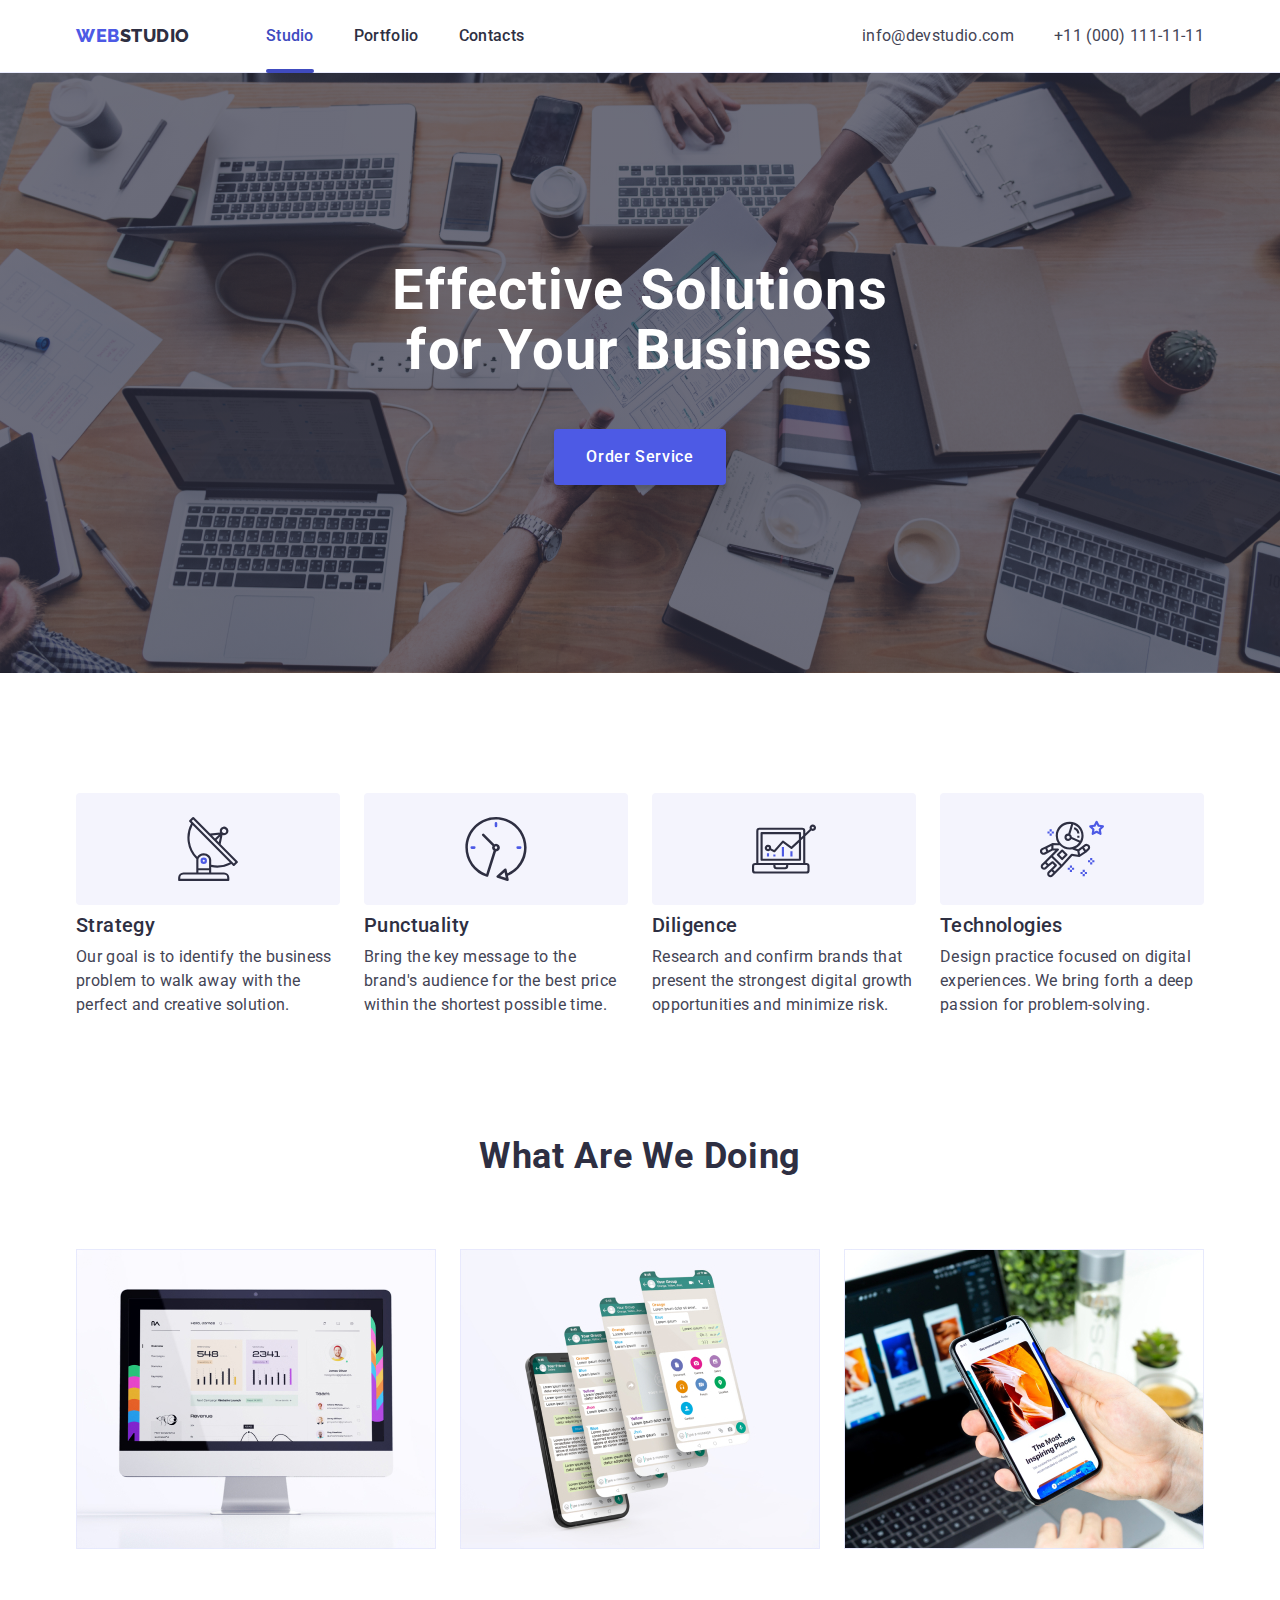
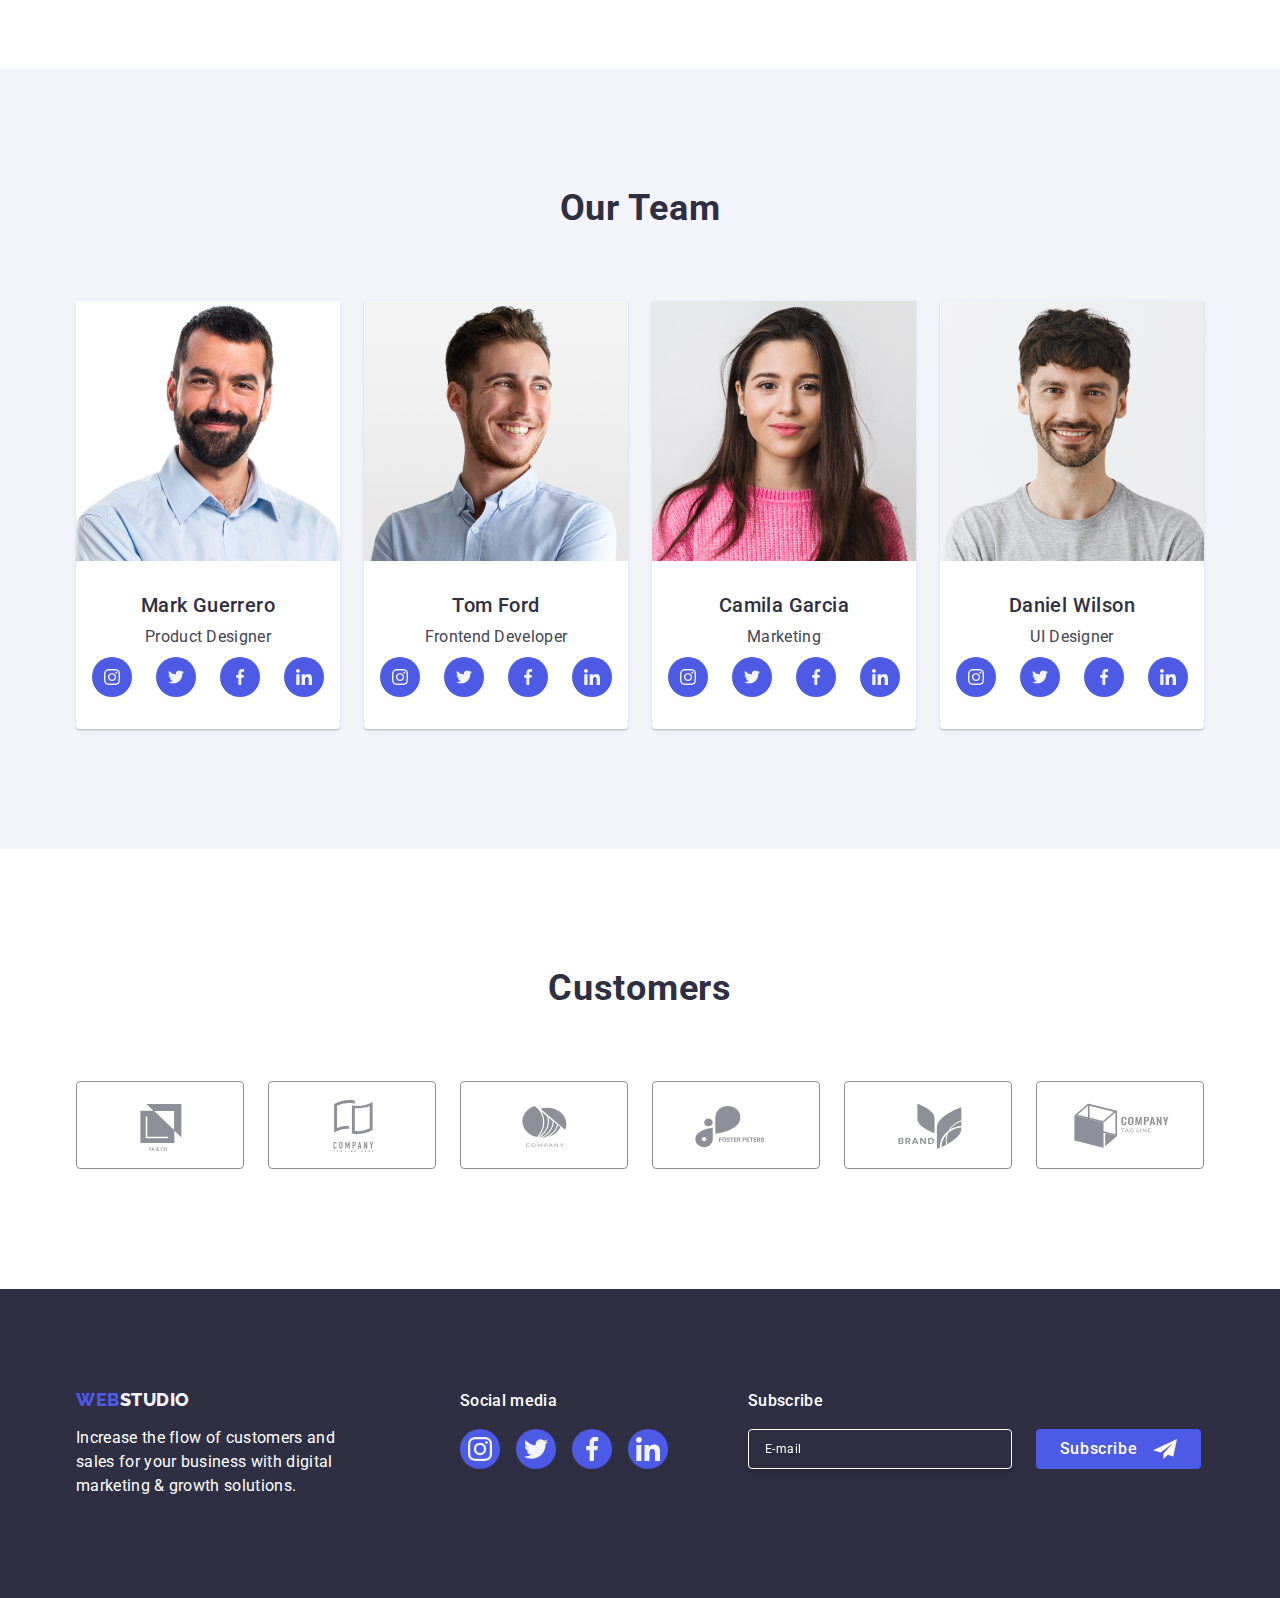
<file: index.html>
<!DOCTYPE html>
<html lang="en">
  <head>
    <meta charset="UTF-8" />
    <meta http-equiv="X-UA-Compatible" content="IE=edge" />
    <meta name="viewport" content="width=device-width, initial-scale=1.0" />
    <meta name="description" content="Effective Solutions for Your Business" />
    <title>WebStudio</title>
    <link rel="preconnect" href="https://fonts.googleapis.com" />
    <link rel="preconnect" href="https://fonts.gstatic.com" crossorigin />
    <link
      href="https://fonts.googleapis.com/css2?family=Raleway:wght@800&family=Roboto:wght@400;500;700;900&display=swap"
      rel="stylesheet"
    />
    <link rel="preconnect" href="https://fonts.gstatic.com" />
    <link
      rel="stylesheet"
      href="https://cdn.jsdelivr.net/npm/modern-normalize@1.1.0/modern-normalize.min.css"
    />
    <link rel="stylesheet" href="./css/styles.css" />
  </head>

  <body>
    <header class="header">
      <div class="header-container container">
        <nav class="header-nav">
          <a class="header-logo-link link" href="./index.html"
            >Web<span class="logo-up">Studio</span></a
          >
          <ul class="header-list list">
            <li class="header-item">
              <a class="header-link link active" href="./index.html">Studio</a>
            </li>
            <li class="header-item">
              <a class="header-link link" href="./portfolio.html">Portfolio</a>
            </li>
            <li class="header-item">
              <a class="header-link link" href="">Contacts</a>
            </li>
          </ul>
        </nav>
        <address class="header-address">
          <ul class="header-address-list list">
            <li class="header-address-item">
              <a class="header-address-link link" href="mailto:info@devstudio.com"
                >info@devstudio.com</a
              >
            </li>
            <li class="header-address-item">
              <a class="header-address-link link" href="tel:+110001111111">+11 (000) 111-11-11</a>
            </li>
          </ul>
        </address>
      </div>
    </header>
    <main class="main">
      <section class="section hero">
        <div class="container">
          <h1 class="hero-title">Effective Solutions for Your Business</h1>
          <button class="hero-btn" type="button" data-modal-open>Order Service</button>
        </div>
      </section>
      <section class="section benefits">
        <div class="container">
          <h2 class="visually-hidden">WebStudio</h2>
          <ul class="benefits-list list">
            <li class="benefits-item">
              <div class="benefits-icon-box">
                <svg class="benefits-icon" width="64" height="64">
                  <use href="./images/icons.svg#antenna"></use>
                </svg>
              </div>
              <h3 class="benefits-title">Strategy</h3>
              <p class="benefits-text">
                Our goal is to identify the business problem to walk away with the perfect and
                creative solution.
              </p>
            </li>
            <li class="benefits-item">
              <div class="benefits-icon-box">
                <svg class="benefits-icon" width="64" height="64">
                  <use href="./images/icons.svg#clock"></use>
                </svg>
              </div>
              <h3 class="benefits-title">Punctuality</h3>
              <p class="benefits-text">
                Bring the key message to the brand's audience for the best price within the shortest
                possible time.
              </p>
            </li>
            <li class="benefits-item">
              <div class="benefits-icon-box">
                <svg class="benefits-icon" width="64" height="64">
                  <use href="./images/icons.svg#diagram"></use>
                </svg>
              </div>
              <h3 class="benefits-title">Diligence</h3>
              <p class="benefits-text">
                Research and confirm brands that present the strongest digital growth opportunities
                and minimize risk.
              </p>
            </li>
            <li class="benefits-item">
              <div class="benefits-icon-box">
                <svg class="benefits-icon" width="64" height="64">
                  <use href="./images/icons.svg#astronaut"></use>
                </svg>
              </div>
              <h3 class="benefits-title">Technologies</h3>
              <p class="benefits-text">
                Design practice focused on digital experiences. We bring forth a deep passion for
                problem-solving.
              </p>
            </li>
          </ul>
        </div>
      </section>
      <section class="section made">
        <div class="container">
          <h2 class="made-title">What are we doing</h2>
          <ul class="made-list list">
            <li class="made-item">
              <img class="made-img" src="./images/maid/img1.jpg" alt="monitor" width="360" />
            </li>
            <li class="made-item">
              <img
                class="made-img"
                src="./images/maid/img2.jpg"
                alt="chats on the phone"
                width="360"
              />
            </li>
            <li class="made-item">
              <img class="made-img" src="./images/maid/img3.jpg" alt="phone in hand" width="360" />
            </li>
          </ul>
        </div>
      </section>
      <section class="section team">
        <div class="container">
          <h2 class="team-title">Our Team</h2>
          <ul class="team-list list">
            <li class="team-item">
              <img
                class="team-img"
                src="./images/team/TeamCard1.jpg"
                alt="Mark Guerrero product Designer"
                width="264"
              />
              <div class="container-team-text">
                <h3 class="team-subtitle">Mark Guerrero</h3>
                <p class="team-text">Product Designer</p>
                <ul class="icon-list">
                  <li class="icon-item">
                    <a class="team-media-link" href="">
                      <svg class="team-icon" width="16" height="16">
                        <use href="./images/icons.svg#instagram"></use>
                      </svg>
                    </a>
                  </li>
                  <li class="icon-item">
                    <a class="team-media-link" href="">
                      <svg class="team-icon" width="16" height="16">
                        <use href="./images/icons.svg#twitter"></use>
                      </svg>
                    </a>
                  </li>
                  <li class="icon-item">
                    <a class="team-media-link" href="">
                      <svg class="team-icon" width="16" height="16">
                        <use href="./images/icons.svg#facebook"></use>
                      </svg>
                    </a>
                  </li>
                  <li class="icon-item">
                    <a class="team-media-link" href="">
                      <svg class="team-icon" width="16" height="16">
                        <use href="./images/icons.svg#linkedin"></use>
                      </svg>
                    </a>
                  </li>
                </ul>
              </div>
            </li>
            <li class="team-item">
              <img
                class="team-img"
                src="./images/team/TeamCard2.jpg"
                alt="Tom Ford Frontend Developer "
                width="264"
              />
              <div class="container-team-text">
                <h3 class="team-subtitle">Tom Ford</h3>
                <p class="team-text">Frontend Developer</p>
                <ul class="icon-list">
                  <li class="icon-item">
                    <a class="team-media-link" href="">
                      <svg class="team-icon" width="16" height="16">
                        <use href="./images/icons.svg#instagram"></use>
                      </svg>
                    </a>
                  </li>
                  <li class="icon-item">
                    <a class="team-media-link" href="">
                      <svg class="team-icon" width="16" height="16">
                        <use href="./images/icons.svg#twitter"></use>
                      </svg>
                    </a>
                  </li>
                  <li class="icon-item">
                    <a class="team-media-link" href="">
                      <svg class="team-icon" width="16" height="16">
                        <use href="./images/icons.svg#facebook"></use>
                      </svg>
                    </a>
                  </li>
                  <li class="icon-item">
                    <a class="team-media-link" href="">
                      <svg class="team-icon" width="16" height="16">
                        <use href="./images/icons.svg#linkedin"></use>
                      </svg>
                    </a>
                  </li>
                </ul>
              </div>
            </li>
            <li class="team-item">
              <img
                class="team-img"
                src="./images/team/TeamCard3.jpg"
                alt="Camila Garcia Marketing "
                width="264"
              />
              <div class="container-team-text">
                <h3 class="team-subtitle">Camila Garcia</h3>
                <p class="team-text">Marketing</p>
                <ul class="icon-list">
                  <li class="icon-item">
                    <a class="team-media-link" href="">
                      <svg class="team-icon" width="16" height="16">
                        <use href="./images/icons.svg#instagram"></use>
                      </svg>
                    </a>
                  </li>
                  <li class="icon-item">
                    <a class="team-media-link" href="">
                      <svg class="team-icon" width="16" height="16">
                        <use href="./images/icons.svg#twitter"></use>
                      </svg>
                    </a>
                  </li>
                  <li class="icon-item">
                    <a class="team-media-link" href="">
                      <svg class="team-icon" width="16" height="16">
                        <use href="./images/icons.svg#facebook"></use>
                      </svg>
                    </a>
                  </li>
                  <li class="icon-item">
                    <a class="team-media-link" href="">
                      <svg class="team-icon" width="16" height="16">
                        <use href="./images/icons.svg#linkedin"></use>
                      </svg>
                    </a>
                  </li>
                </ul>
              </div>
            </li>
            <li class="team-item">
              <img
                class="team-img"
                src="./images/team/TeamCard4.jpg"
                alt="Daniel WilsonUI Designer "
                width="264"
              />
              <div class="container-team-text">
                <h3 class="team-subtitle">Daniel Wilson</h3>
                <p class="team-text">UI Designer</p>
                <ul class="icon-list">
                  <li class="icon-item">
                    <a class="team-media-link" href="">
                      <svg class="team-icon" width="16" height="16">
                        <use href="./images/icons.svg#instagram"></use>
                      </svg>
                    </a>
                  </li>
                  <li class="icon-item">
                    <a class="team-media-link" href="">
                      <svg class="team-icon" width="16" height="16">
                        <use href="./images/icons.svg#twitter"></use>
                      </svg>
                    </a>
                  </li>
                  <li class="icon-item">
                    <a class="team-media-link" href="">
                      <svg class="team-icon" width="16" height="16">
                        <use href="./images/icons.svg#facebook"></use>
                      </svg>
                    </a>
                  </li>
                  <li class="icon-item">
                    <a class="team-media-link" href="">
                      <svg class="team-icon" width="16" height="16">
                        <use href="./images/icons.svg#linkedin"></use>
                      </svg>
                    </a>
                  </li>
                </ul>
              </div>
            </li>
          </ul>
        </div>
      </section>
      <section class="customers section">
        <div class="container">
          <h2 class="customers-title">Customers</h2>
          <ul class="customers-list">
            <li class="customers-item">
              <a class="customers-link" href="" aria-label="ya&co">
                <svg class="customers-icon" width="104" height="56">
                  <use href="./images/icons.svg#logo-1"></use>
                </svg>
              </a>
            </li>
            <li class="customers-item">
              <a class="customers-link" href="" aria-label="company tagline here">
                <svg class="customers-icon" width="104" height="56">
                  <use href="./images/icons.svg#logo2"></use>
                </svg>
              </a>
            </li>
            <li class="customers-item">
              <a class="customers-link" href="" aria-label="company">
                <svg class="customers-icon" width="104" height="56">
                  <use href="./images/icons.svg#logo3"></use>
                </svg>
              </a>
            </li>
            <li class="customers-item">
              <a class="customers-link" href="" aria-label="foster peters">
                <svg class="customers-icon" width="104" height="56">
                  <use href="./images/icons.svg#logo4"></use>
                </svg>
              </a>
            </li>
            <li class="customers-item">
              <a class="customers-link" href="" aria-label="brand">
                <svg class="customers-icon" width="104" height="56">
                  <use href="./images/icons.svg#logo5"></use>
                </svg>
              </a>
            </li>
            <li class="customers-item">
              <a class="customers-link" href="" aria-label="company tag line">
                <svg class="customers-icon" width="104" height="56">
                  <use href="./images/icons.svg#logo6"></use>
                </svg>
              </a>
            </li>
          </ul>
        </div>
      </section>
    </main>
    <footer class="footer">
      <div class="footer-container container">
        <div class="text-container">
          <a class="footer-logo-link link" href="./index.html"
            >WEB<span class="logo-down">Studio</span></a
          >
          <p class="footer-text">
            Increase the flow of customers and sales for your business with digital marketing &
            growth solutions.
          </p>
        </div>
        <div class="media-container">
          <p class="footer-paragrafs">Social media</p>
          <ul class="icon-media-list">
            <li class="icon-item">
              <a class="footer-media-link" href="">
                <svg class="footer-icon" width="24" height="24">
                  <use href="./images/icons.svg#instagram"></use>
                </svg>
              </a>
            </li>
            <li class="icon-item">
              <a class="footer-media-link" href="">
                <svg class="footer-icon" width="24" height="24">
                  <use href="./images/icons.svg#twitter"></use>
                </svg>
              </a>
            </li>
            <li class="icon-item">
              <a class="footer-media-link" href="">
                <svg class="footer-icon" width="24" height="24">
                  <use href="./images/icons.svg#facebook"></use>
                </svg>
              </a>
            </li>
            <li class="icon-item">
              <a class="footer-media-link" href="">
                <svg class="footer-icon" width="24" height="24">
                  <use href="./images/icons.svg#linkedin"></use>
                </svg>
              </a>
            </li>
          </ul>
        </div>
        <div class="form-container">
          <p class="footer-paragrafs">Subscribe</p>
          <form class="footer-form" name="email_form">
            <label class="footer-label">
              <input class="footer-input" type="email" name="user-email" placeholder="E-mail" />
            </label>
            <button class="footer-btn" type="submit">
              Subscribe
              <svg class="footer-btn-icon" width="24" height="24">
                <use href="./images/icons.svg#airplane"></use>
              </svg>
            </button>
          </form>
        </div>
      </div>
    </footer>
    <!-- modal window -->
    <div class="backdrop is-hidden" data-modal>
      <div class="modal-box">
        <button class="modal-btn" type="button" data-modal-close>
          <svg class="modal-icon" width="8" height="8">
            <use href="./images/icons.svg#close-black"></use>
          </svg>
        </button>
        <p class="modal-text">Leave your contacts and we will call you back</p>
        <form class="form" name="contacts_form">
          <div class="label-form-box">
            <label for="user-name" class="form-label">Name</label>
            <div class="input-icon-box">
              <input id="user-name" class="form-input" type="text" name="user-name" />
              <svg class="input-icon" width="18" height="24">
                <use href="./images/icons.svg#person"></use>
              </svg>
            </div>
          </div>
          <div class="label-form-box">
            <label for="user-phone" class="form-label">Phone</label>
            <div class="input-icon-box">
              <input id="user-phone" class="form-input" type="tel" name="user-phone" />
              <svg class="input-icon" width="18" height="24">
                <use href="./images/icons.svg#phone"></use>
              </svg>
            </div>
          </div>
          <div class="label-form-box">
            <label for="user-email" class="form-label">Email</label>
            <div class="input-icon-box">
              <input id="user-email" class="form-input" type="email" name="user-email" />
              <svg class="input-icon" width="18" height="24">
                <use href="./images/icons.svg#email"></use>
              </svg>
            </div>
          </div>
          <div class="label-form-box-textarea">
            <label for="user-comment" class="form-label">Comment</label>
            <textarea
              id="user-comment"
              class="form-textarea"
              name="user-comment"
              placeholder="Text input"
            ></textarea>
          </div>
          <div class="box-checkbox">
            <input
              id="user-privacy"
              class="input-checkbox visually-hidden"
              type="checkbox"
              name="user-privacy"
              value="true"
            />
            <label for="user-privacy" class="checkbox-label">
              <span class="modal-checkbox-span">
                <svg class="checkbox-icon" width="10" height="8">
                  <use href="./images/icons.svg#checkmark"></use>
                </svg>
              </span>
              I accept the terms and conditions of the
              <a class="modal-link" href="">Privacy Policy</a>
            </label>
          </div>
          <button class="form-btn" type="submit">Send</button>
        </form>
      </div>
    </div>
    <script src="./js/modal.js"></script>
  </body>
</html>
</file>
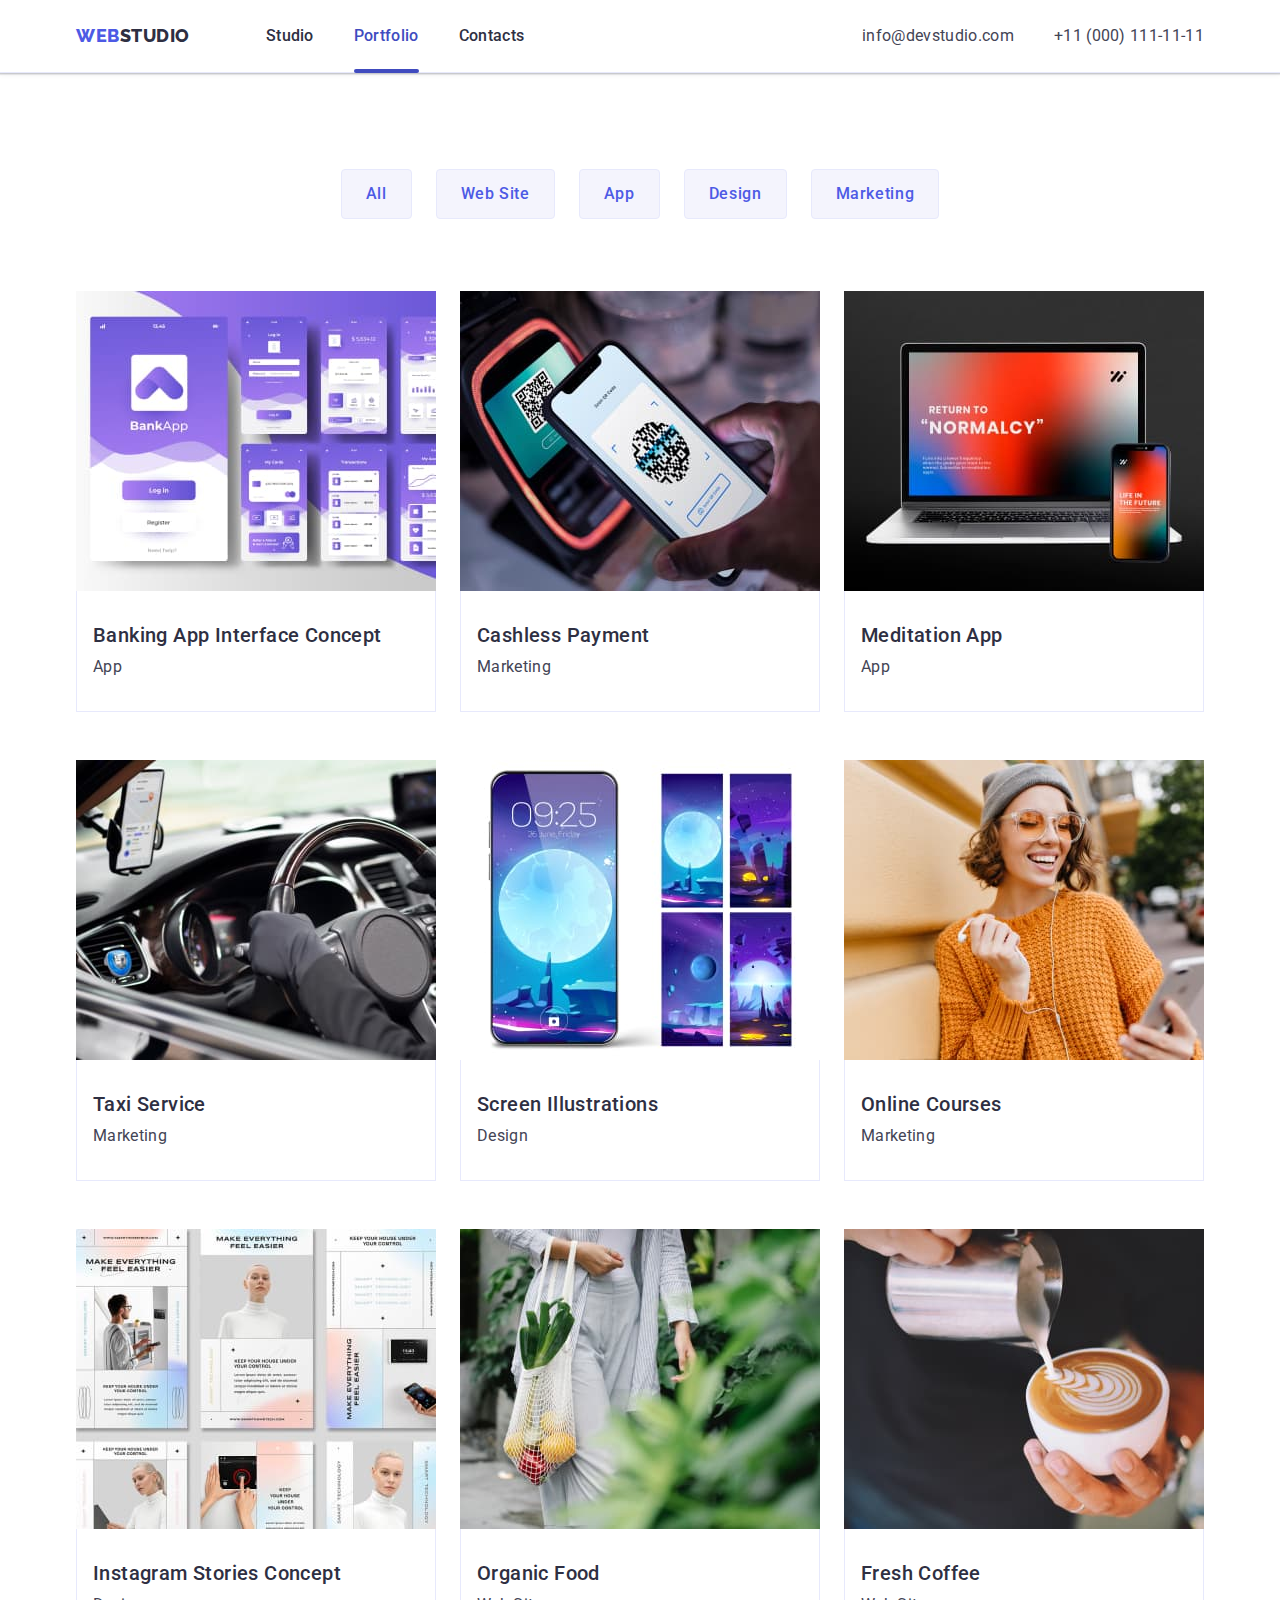
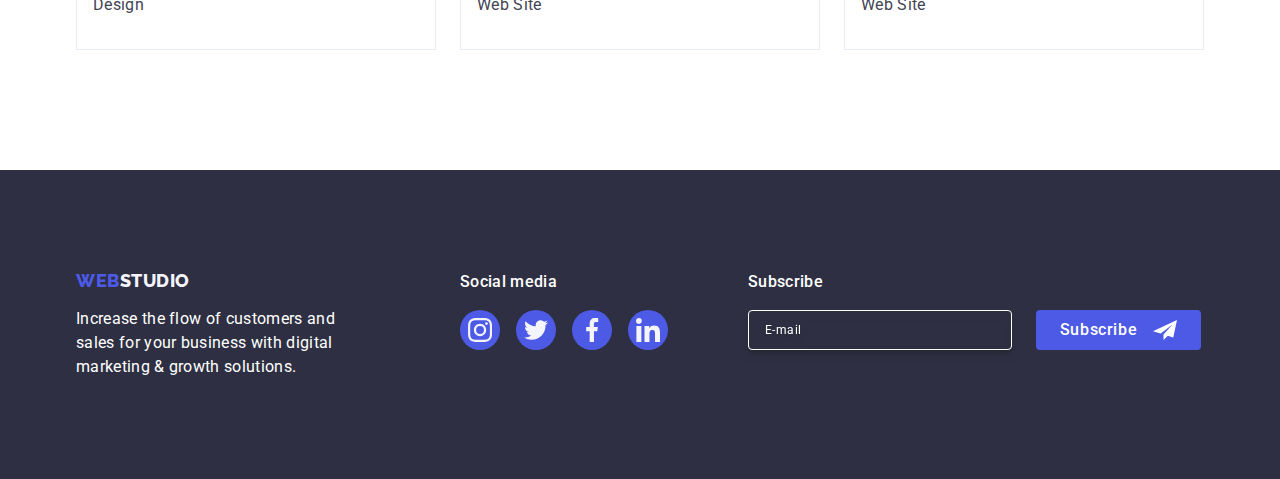
<file: portfolio.html>
<!DOCTYPE html>
<html lang="en">
  <head>
    <meta charset="UTF-8" />
    <meta http-equiv="X-UA-Compatible" content="IE=edge" />
    <meta name="viewport" content="width=device-width, initial-scale=1.0" />
    <title>Portfolio</title>
    <link rel="preconnect" href="https://fonts.googleapis.com" />
    <link rel="preconnect" href="https://fonts.gstatic.com" crossorigin />
    <link
      href="https://fonts.googleapis.com/css2?family=Raleway:wght@800&family=Roboto:wght@400;500;700;900&display=swap"
      rel="stylesheet"
    />
    <link rel="preconnect" href="https://fonts.gstatic.com" />
    <link
      rel="stylesheet"
      href="https://cdn.jsdelivr.net/npm/modern-normalize@1.1.0/modern-normalize.min.css"
    />
    <link rel="stylesheet" href="./css/styles.css" />
  </head>
  <body>
    <header class="header">
      <div class="header-container container">
        <nav class="header-nav">
          <a class="header-logo-link link" href="./index.html"
            >Web<span class="logo-up">Studio</span></a
          >
          <ul class="header-list list">
            <li class="header-item">
              <a class="header-link link" href="./index.html">Studio</a>
            </li>
            <li class="header-item">
              <a class="header-link link active" href="./portfolio.html">Portfolio</a>
            </li>
            <li class="header-item">
              <a class="header-link link" href="">Contacts</a>
            </li>
          </ul>
        </nav>
        <address class="header-address">
          <ul class="header-address-list list">
            <li class="header-address-item">
              <a class="header-address-link link" href="mailto:info@devstudio.com"
                >info@devstudio.com</a
              >
            </li>
            <li class="header-address-item">
              <a class="header-address-link link" href="tel:+110001111111">+11 (000) 111-11-11</a>
            </li>
          </ul>
        </address>
      </div>
    </header>
    <main class="main-portfolio">
      <section class="section portfolio">
        <div class="container">
          <h1 class="visually-hidden">Portfolio</h1>
          <ul class="portfolio-list-btn list">
            <li class="portfolio-item-btn">
              <button class="portfolio-btn" type="button">All</button>
            </li>
            <li class="portfolio-item-btn">
              <button class="portfolio-btn" type="button">Web Site</button>
            </li>
            <li class="portfolio-item-btn">
              <button class="portfolio-btn" type="button">App</button>
            </li>
            <li class="portfolio-item-btn">
              <button class="portfolio-btn" type="button">Design</button>
            </li>
            <li class="portfolio-item-btn">
              <button class="portfolio-btn" type="button">Marketing</button>
            </li>
          </ul>
          <ul class="portfolio-list list">
            <li class="portfolio-item">
              <a class="portfolio-link link" href="/">
                <div class="box-description">
                  <img
                    class="portfolio-img"
                    src="./images/img_portfolio/img-1.jpg"
                    alt="Bank app"
                    width="360"
                  />
                  <p class="overlay-text">
                    14 Stylish and User-Friendly App Design Concepts · Task Manager App · Calorie
                    Tracker App · Exotic Fruit Ecommerce App · Cloud Storage App
                  </p>
                </div>
                <div class="container-addition">
                  <h2 class="portfolio-title">Banking App Interface Concept</h2>
                  <p class="portfolio-text">App</p>
                </div>
              </a>
            </li>
            <li class="portfolio-item">
              <a class="portfolio-link link" href="/">
                <div class="box-description">
                  <img
                    class="portfolio-img"
                    src="./images/img_portfolio/img-2.jpg"
                    alt="QR code payment"
                    width="360"
                  />
                  <p class="overlay-text">
                    14 Stylish and User-Friendly App Design Concepts · Task Manager App · Calorie
                    Tracker App · Exotic Fruit Ecommerce App · Cloud Storage App
                  </p>
                </div>
                <div class="container-addition">
                  <h2 class="portfolio-title">Cashless Payment</h2>
                  <p class="portfolio-text">Marketing</p>
                </div>
              </a>
            </li>
            <li class="portfolio-item">
              <a class="portfolio-link link" href="/">
                <div class="box-description">
                  <img
                    class="portfolio-img"
                    src="./images/img_portfolio/img-3.jpg"
                    alt="Application on phone and laptop screens"
                    width="360"
                  />
                  <p class="overlay-text">
                    14 Stylish and User-Friendly App Design Concepts · Task Manager App · Calorie
                    Tracker App · Exotic Fruit Ecommerce App · Cloud Storage App
                  </p>
                </div>
                <div class="container-addition">
                  <h2 class="portfolio-title">Meditation App</h2>
                  <p class="portfolio-text">App</p>
                </div>
              </a>
            </li>
            <li class="portfolio-item">
              <a class="portfolio-link link" href="/">
                <div class="box-description">
                  <img
                    class="portfolio-img"
                    src="./images/img_portfolio/img-4.jpg"
                    alt="Taxi driver's hands on the steering wheel"
                    width="360"
                  />
                  <p class="overlay-text">
                    14 Stylish and User-Friendly App Design Concepts · Task Manager App · Calorie
                    Tracker App · Exotic Fruit Ecommerce App · Cloud Storage App
                  </p>
                </div>
                <div class="container-addition">
                  <h2 class="portfolio-title">Taxi Service</h2>
                  <p class="portfolio-text">Marketing</p>
                </div>
              </a>
            </li>
            <li class="portfolio-item">
              <a class="portfolio-link link" href="/">
                <div class="box-description">
                  <img
                    class="portfolio-img"
                    src="./images/img_portfolio/img-5.jpg"
                    alt="Screen Illustrations"
                    width="360"
                  />
                  <p class="overlay-text">
                    14 Stylish and User-Friendly App Design Concepts · Task Manager App · Calorie
                    Tracker App · Exotic Fruit Ecommerce App · Cloud Storage App
                  </p>
                </div>
                <div class="container-addition">
                  <h2 class="portfolio-title">Screen Illustrations</h2>
                  <p class="portfolio-text">Design</p>
                </div>
              </a>
            </li>
            <li class="portfolio-item">
              <a class="portfolio-link link" href="/">
                <div class="box-description">
                  <img
                    class="portfolio-img"
                    src="./images/img_portfolio/img-6.jpg"
                    alt="A girl with a phone in her hands"
                    width="360"
                  />
                  <p class="overlay-text">
                    14 Stylish and User-Friendly App Design Concepts · Task Manager App · Calorie
                    Tracker App · Exotic Fruit Ecommerce App · Cloud Storage App
                  </p>
                </div>
                <div class="container-addition">
                  <h2 class="portfolio-title">Online Courses</h2>
                  <p class="portfolio-text">Marketing</p>
                </div>
              </a>
            </li>
            <li class="portfolio-item">
              <a class="portfolio-link link" href="/">
                <div class="box-description">
                  <img
                    class="portfolio-img"
                    src="./images/img_portfolio/img-7.jpg"
                    alt="Instagram Stories Concept"
                    width="360"
                  />
                  <p class="overlay-text">
                    14 Stylish and User-Friendly App Design Concepts · Task Manager App · Calorie
                    Tracker App · Exotic Fruit Ecommerce App · Cloud Storage App
                  </p>
                </div>
                <div class="container-addition">
                  <h2 class="portfolio-title">Instagram Stories Concept</h2>
                  <p class="portfolio-text">Design</p>
                </div>
              </a>
            </li>
            <li class="portfolio-item">
              <a class="portfolio-link link" href="/">
                <div class="box-description">
                  <img
                    class="portfolio-img"
                    src="./images/img_portfolio/img-8.jpg"
                    alt="Organic Food"
                    width="360"
                  />
                  <p class="overlay-text">
                    14 Stylish and User-Friendly App Design Concepts · Task Manager App · Calorie
                    Tracker App · Exotic Fruit Ecommerce App · Cloud Storage App
                  </p>
                </div>
                <div class="container-addition">
                  <h2 class="portfolio-title">Organic Food</h2>
                  <p class="portfolio-text">Web Site</p>
                </div>
              </a>
            </li>
            <li class="portfolio-item">
              <a class="portfolio-link link" href="/">
                <div class="box-description">
                  <img
                    class="portfolio-img"
                    src="./images/img_portfolio/img-9.jpg"
                    alt="Coffee"
                    width="360"
                  />
                  <p class="overlay-text">
                    14 Stylish and User-Friendly App Design Concepts · Task Manager App · Calorie
                    Tracker App · Exotic Fruit Ecommerce App · Cloud Storage App
                  </p>
                </div>
                <div class="container-addition">
                  <h2 class="portfolio-title">Fresh Coffee</h2>
                  <p class="portfolio-text">Web Site</p>
                </div>
              </a>
            </li>
          </ul>
        </div>
      </section>
    </main>
    <footer class="footer">
      <div class="footer-container container">
        <div class="text-container">
          <a class="footer-logo-link link" href="./index.html"
            >WEB<span class="logo-down">Studio</span></a
          >
          <p class="footer-text">
            Increase the flow of customers and sales for your business with digital marketing &
            growth solutions.
          </p>
        </div>
        <div class="media-container">
          <p class="footer-paragrafs">Social media</p>
          <ul class="icon-media-list">
            <li class="icon-item">
              <a class="footer-media-link" href="">
                <svg class="footer-icon" width="24" height="24">
                  <use href="./images/icons.svg#instagram"></use>
                </svg>
              </a>
            </li>
            <li class="icon-item">
              <a class="footer-media-link" href="">
                <svg class="footer-icon" width="24" height="24">
                  <use href="./images/icons.svg#twitter"></use>
                </svg>
              </a>
            </li>
            <li class="icon-item">
              <a class="footer-media-link" href="">
                <svg class="footer-icon" width="24" height="24">
                  <use href="./images/icons.svg#facebook"></use>
                </svg>
              </a>
            </li>
            <li class="icon-item">
              <a class="footer-media-link" href="">
                <svg class="footer-icon" width="24" height="24">
                  <use href="./images/icons.svg#linkedin"></use>
                </svg>
              </a>
            </li>
          </ul>
        </div>
        <div class="form-container">
          <p class="footer-paragrafs">Subscribe</p>
          <form class="footer-form" name="email_form">
            <label class="footer-label">
              <input class="footer-input" type="email" name="useremail" placeholder="E-mail" />
            </label>
            <button class="footer-btn" type="submit">
              Subscribe
              <svg class="footer-btn-icon" width="24" height="24">
                <use href="./images/icons.svg#airplane"></use>
              </svg>
            </button>
          </form>
        </div>
      </div>
    </footer>
  </body>
</html>
</file>
<file: css/styles.css>
h1,
h2,
h3,
h4,
h5,
h6 , p {
  margin: 0;
}

ul {
  list-style-type: none;
  text-decoration: none;
  margin: 0;
  padding: 0;
}

img {
  display: block;
  max-width: 100%;
  height: auto;
}

button{
  cursor: pointer;
}

.container {
  max-width: 1158px;
  padding: 0 15px;
  margin: 0 auto;
}
  
.section {
  max-width: 100%;
  margin: 0 ;
}

.link {
  text-decoration: none;
}

.visually-hidden {
  position: absolute;
  width: 1px;
  height: 1px;
  margin: -1px;
  border: 0;
  padding: 0;
  white-space: nowrap;
  clip-path: inset(100%);
  clip: rect(0 0 0 0);
  overflow: hidden;
}



:root {
  --primary-brand: #4d5ae5;
  --pressed-state: #404bbf;
  --dark: #2e2f42;
  --text: #434455;
  --white-background: #ffffff;
  --light: #f4f4fd;
  --modal-background:#e7e9fc;
  --light-slate: #8E8F99;
  --green: #31D0AA;
  --animation: 250ms cubic-bezier(0.4, 0, 0.2, 1);
}

/* Body */
body {
  font-family: "Roboto", sans-serif;
  color: var(--text);
  background-color: var(--white-background);
}

/*Header styles*/
.header {
  margin: 0 auto;
  border-bottom: 1px solid var(--modal-background);
  box-shadow: 0px 2px 1px rgba(46, 47, 66, 0.08), 0px 1px 1px rgba(46, 47, 66, 0.16), 0px 1px 6px rgba(46, 47, 66, 0.08);
}

.header-container {
  display: flex;
  justify-content: space-between;
  align-items: center;
}

.header-nav {
  display: flex;
  align-items: center;
}

.header-logo-link {
  font-family: "Raleway", sans-serif;
  font-weight: 800;
  font-size: 18px;
  line-height: 1.17;
  letter-spacing: 0.03em;
  color: var(--primary-brand);
  text-transform: uppercase;
  margin-right: 76px;
  padding: 24px 0;
}

.logo-up {
  color: var(--dark);
}

.header-list {
  list-style: none;
  display: flex;
  gap: 40px;
}


.header-item {
}

.header-link {
  position: relative;
  font-weight: 500;
  font-size: 16px;
  line-height: 1.5;
  letter-spacing: 0.02em;
  color: var(--dark);
  display: block;
  padding: 24px 0;
  transition: color var(--animation);
  
}

.header-link.active::after{
  content: "";
  position: absolute;
  bottom: -1px;
  left: 0;
  display: block;
  width: 100%;
  height: 4px;
  color: var(--pressed-state);
  border-radius: 2px;
}
.header-link.active{
  color: var(--pressed-state);
}

.header-link:hover,
.header-link:focus {
  color: var(--pressed-state);
}

.header-address {
  display: flex;
  font-style: normal;
}

.header-address-list { 
  display: flex;
  gap: 40px;   
  list-style: none;
}

.header-address-item {
}

.header-address-link {
  font-size: 16px;
  line-height: 1.5;
  letter-spacing: 0.02em;
  color: var(--text);
  display: block;
  padding: 24px 0;
  transition: color var(--animation);

}

.header-address-link:hover,
.header-address-link:focus {
  color: var(--pressed-state);
}

/* Main */
.main {
  margin: 0;
}

/* Section 1 hero */
.hero {
  margin: 0 auto;
  padding-top: 188px;
  padding-bottom: 188px;
  max-width: 1440px; 
  background: var(--dark);
  background-image: linear-gradient(rgba(46, 47, 66, 0.7), rgba(46, 47, 66, 0.7)), url(../images/hero/people-office.jpg);
  background-repeat: no-repeat;
  background-position: center;
  background-size: cover;
  
}

.hero-title {
  font-weight: 700;
  font-size: 56px;
  line-height: 1.07;
  text-align: center;
  letter-spacing: 0.02em;
  color: var(--white-background);
  max-width: 496px;
  margin-top: 0;
  margin-right: auto;
  margin-left: auto;
  margin-bottom: 48px;
}

.hero-btn {

  font-family: "Roboto", sans-serif;
  font-weight: 500;
  font-size: 16px;
  line-height: 1.5;
  letter-spacing: 0.04em;
  color: var(--white-background);
  background-color: var(--primary-brand);
  border: var(--primary-brand);
  cursor: pointer;
  min-width: 169px;
  border-radius: 4px;
  box-shadow: 0px 4px 4px 0px rgba(0, 0, 0, 0.15);
  padding: 16px 32px;
  margin: 0 auto;
  display: block;
  transition: background-color var(--animation);
}

.hero-btn:hover,
.hero-btn:focus {
  background: var(--pressed-state);
}

/* Section 2 benefits */
.benefits {
  margin: 0;
  padding-top: 120px;
  padding-bottom: 120px;
}

.benefits-list {
  display: flex;
  justify-content: center;
  gap: 24px;
}

.benefits-item {
  width: calc((100% - 3 * 24px) / 4);
}

.benefits-icon-box{
  display: flex;
  justify-content: center;
  align-items: center;
  height: 112px;
  background-color: var(--light);
  border-radius: 4px;
  margin-bottom: 8px;
}

.benefits-icon {}

.benefits-title {
  font-weight: 500;
  font-size: 20px;
  line-height: 1.2;
  letter-spacing: 0.02em;
  color: var(--dark);
  margin-bottom: 8px;
}

.benefits-text {
  font-size: 16px;
  line-height: 1.5;
  letter-spacing: 0.02em;
  color: var(--text);
}

/* Section 3 made */
.made {
  margin: 0;
  padding-bottom: 120px;
}

.made-title,
.team-title,
.customers-title {
  font-weight: 700;
  font-size: 36px;
  line-height: 1.11;
  text-align: center;
  letter-spacing: 0.02em;
  text-transform: capitalize;
  color: var(--dark);
  margin-bottom: 72px;
  
}

.made-list {
  display: flex;
  flex-basis: 1128px;
  gap: 24px;
}

.made-item {
  width: calc((100% - 48px) / 3);
}

.made-img {
  padding: 0;
  
}

/* Section 4 team */
.team {
  background: var(--light);
  margin: 0 auto;
  padding-top: 120px;
  padding-bottom: 120px;
}

.team-list {
  display: flex;
  gap: 24px;
}

.team-item {
  background-color: var(--white-background);
  width: calc((100% - 72px) / 4);
  border-radius: 0px 0px 4px 4px;
  box-shadow: 0px 2px 1px 0px rgba(46, 47, 66, 0.08), 0px 1px 1px 0px rgba(46, 47, 66, 0.16), 0px 1px 6px 0px rgba(46, 47, 66, 0.08);
}

.team-img {
  padding: 0;
}

.container-team-text {
  text-align: center;
  padding: 32px 0px;
 
}

.team-subtitle {
  font-weight: 500;
  font-size: 20px;
  line-height: 1.2;
  letter-spacing: 0.02em;
  color: var(--dark);
  margin-bottom: 8px
}

.team-text {
  font-size: 16px;
  line-height: 1.5;
  letter-spacing: 0.02em;
  margin-bottom: 8px;
}

.icon-list{
  display: flex;
  justify-content: center;
  align-items: center;
  gap: 24px;

}

.icon-item{
  width: 232px;
  height: 40px;
}

.team-media-link{
  width: 100%;
  height: 100%;
  display: flex;
  justify-content: center;
  align-items: center;

  background-color: var(--primary-brand);
  border-radius: 50%;
  transition: background-color var(--animation);
}

.team-media-link:hover ,
.team-media-link:focus {
  background-color: var(--pressed-state);
}

.team-icon{
  fill: var(--light);
}

/* Customers section 5 */
.customers {
  margin: 0;
  padding-top: 120px;
  padding-bottom: 120px;
}

.customers-list{
  display: flex;
  /* justify-content: center; */
  gap: 24px;
}

.customers-item{
  width: calc((100% - 120px) / 6);
  height: 88px;
}

.customers-link{
  display: flex;
  justify-content: center;
  align-items: center;
  width: 100%;
  height: 100%;
  border: 1px solid var(--light-slate);
  border-radius: 4px;
  color: var(--light-slate);
  transition: border-color var(--animation), color var(--animation);
  
}

.customers-link:hover,
.customers-link:focus {
  color: var(--pressed-state);
  border-color: var(--pressed-state);
}

.customers-icon{
 fill: currentColor;
}


/* Footer */
.footer {
  background: var(--dark);
  margin: 0 auto;
  padding: 100px 0; 
}
.footer-container{
 display: flex;
 align-items: baseline;
}

.footer-logo-link {
  font-family: "Raleway", sans-serif;
  font-weight: 800;
  font-size: 18px;
  line-height: 1.17;
  letter-spacing: 0.03em;
  color: var(--primary-brand);
  text-transform: uppercase;
  display: inline-block;
  margin-bottom: 16px;
}

.logo-down {
  color: var(--light);
}

.footer-text {
  font-size: 16px;
  line-height: 1.5;
  letter-spacing: 0.02em;
  color: var(--white-background);
  width: 264px;
}

.text-container {
  margin-right: 120px
}


.media-container {
  margin-right: 80px;
}

.footer-paragrafs {
  font-weight: 500;
  font-size: 16px;
  line-height: 1.5;
  letter-spacing: 0.02em;
  color: var(--white-background);
  margin-bottom: 16px;
}

.icon-media-list {
  display: flex;
  gap: 16px;
}

.icon-item {
  width: 40px;
  height: 40px;
}

.footer-media-link {
  width: 100%;
  height: 100%;
  background-color: var(--primary-brand);
  border-radius: 50%;
  display: flex;
  align-items: center;
  justify-content: center;
  transition: background-color var(--animation);
  
}

.footer-media-link:hover ,
.footer-media-link:focus {
  background-color: var(--green);
}

.footer-icon {
  fill: var(--light);
}

.form-container {}

.footer-form {
  display: flex;
  gap: 24px;
}

.footer-label{

}

.footer-input {
  display: block;
  width: 264px;
  height: 40px;
  border-radius: 4px;
  border: 1px solid var(--white-background);
  box-shadow: 0px 4px 4px 0px rgba(0, 0, 0, 0.15);
  background-color: transparent;
  
  font-size: 12px;
  line-height: 1.5;
  letter-spacing: 0.04em;
  padding-left: 16px;
  filter: drop-shadow(0px 4px 4px rgba(0, 0, 0, 0.15));
  color: var(--white-background);

}

input::placeholder {
  color: var(--white-background);
}

.footer-btn {
  font-family: "Roboto", sans-serif;
  font-weight: 500;
  font-size: 16px;
  line-height: 1.5;
  letter-spacing: 0.04em;
  color: var(--white-background);
  background-color: var(--primary-brand);
  border: none;
  cursor: pointer;
  min-width: 165px;
  height: 40px;
  border-radius: 4px;
  display: flex;
  justify-content: center;
  align-items: center;
  
}

.footer-btn-box{
  position: relative;
  max-width: 165px;
  
}

.footer-btn-icon{
  margin-left: 16px;
  fill: var(--white-background)
}

/* Portfolio main*/

.main-portfolio {
  margin: 0;
}

/* Section portfolio */

.portfolio {
  margin: 0;
  max-width: 100%;
  padding-top: 96px;
  padding-bottom: 120px;
}

.header-link.active::after {
  content: "";
  position: absolute;
  bottom: -1px;
  left: 0;
  display: block;
  width: 100%;
  height: 4px;
  background-color: var(--pressed-state);
  border-radius: 2px;
}

.portfolio-list-btn {
  display: flex;
  justify-content: center;
  min-width: 586px;
  gap: 24px;
  margin-bottom: 72px;
}

.portfolio-item-btn {  
}

.portfolio-btn {
  font-family: "Roboto", sans-serif;
  font-weight: 500;
  font-size: 16px;
  line-height: 1.5;
  letter-spacing: 0.04em;
  background: var(--light);
  border: 1px solid var(--modal-background);
  border-radius: 4px;
  color: var(--primary-brand);
  cursor: pointer;
  padding: 12px 24px;
  transition: color 250ms cubic-bezier(0.4, 0, 0.2, 1),
  background-color 250ms cubic-bezier(0.4, 0, 0.2, 1),
  border-color 250ms cubic-bezier(0.4, 0, 0.2, 1),
  box-shadow 250ms cubic-bezier(0.4, 0, 0.2, 1);
}

.portfolio-btn:hover,
.portfolio-btn:focus {
  background: var(--pressed-state);
  color: var(--white-background);
  border: 1px solid transparent;
  box-shadow: 0px 2px 2px 0px rgba(0, 0, 0, 0.12), 0px 2px 1px 0px rgba(0, 0, 0, 0.08), 0px 3px 1px 0px rgba(0, 0, 0, 0.10);

}

.portfolio-list {
 display: flex;
 flex-wrap: wrap;
 column-gap: 24px;
 row-gap: 48px;
 padding: 0;
}

.portfolio-item{
  width: calc((100% - 48px) / 3);
}

.portfolio-:hover,
.portfolio-:focus {}

.portfolio-link {
  display: block;
  transition: box-shadow 250ms cubic-bezier(0.4, 0, 0.2, 1);
    position: relative;
    min-width: 360px;
    transition: box-shaddow var(--animation);
    overflow: hidden;
    }

.portfolio-link:hover,
.portfolio-link:focus {
box-shadow: 0px 1px 6px rgba(46, 47, 66, 0.08), 0px 1px 1px rgba(46, 47, 66, 0.16), 0px 2px 1px rgba(46, 47, 66, 0.08);
}

.portfolio-img {}


/* Overlay  */
.box-description {
  position: relative;
  overflow: hidden;
}


.overlay-text {
  position: absolute;
  top: 0;
  left: 0;

  width: 100%;
  height: 100%;

  transform: translateY(100%);
  transition: transform var(--animation);

  background: var(--primary-brand);
  padding: 40px 32px;

  font-size: 16px;
  line-height: 1.5;
  letter-spacing: 0.02em;
  color: var(--light);
}

.portfolio-link:hover .overlay-text,
.portfolio-link:focus .overlay-text {
  transform: translateY(0);
} 

.container-addition{
  padding: 32px 16px;
  border: 1px solid var(--modal-background);
  border-top: none;
}

.portfolio-title  {
  font-weight: 500;
  font-size: 20px;
  line-height: 1.2;
  letter-spacing: 0.02em;
  color: var(--dark);
  margin-bottom: 8px;
}

.portfolio-text {
  font-size: 16px;
  line-height: 1.5;
  letter-spacing: 0.02em;
  color: var(--text);
}

/* modal class */

.backdrop {
  position: fixed;
  top: 0;
  left: 0;
  width: 100%;
  height: 100%;
  background: var(--navyblue-modal, rgba(46, 47, 66, 0.40));
  transition: opacity 250ms cubic-bezier(0.4, 0, 0.2, 1), visibility 250ms cubic-bezier(0.4, 0, 0.2, 1);
}

.is-hidden{
  opacity: 0;
  visibility: hidden;
  pointer-events: none;
}

.modal-box {
  position: absolute;
  top: 50%;
  left: 50%;
  transform: translateX(-50%) translateY(-50%);
  width: 408px;
  min-height: 584px;
  border-radius: 4px;
  background: var(--dairy, #FCFCFC);
  box-shadow: 0px 2px 1px 0px rgba(0, 0, 0, 0.20), 0px 1px 3px 0px rgba(0, 0, 0, 0.12), 0px 1px 1px 0px rgba(0, 0, 0, 0.14);
  transition: transform 250ms cubic-bezier(0.4, 0, 0.2, 1);
  padding: 72px 24px 24px 24px;
  display: flex;
  flex-direction: column;
}

.modal-btn {
  position: absolute;
  top: 24px;
  right: 24px;
  width: 24px;
  height: 24px;
  border: 1px solid rgba(0, 0, 0, 0.1);
  border-radius: 50%;
  padding: 0;
  display: flex;
  align-items: center;
  justify-content: center;
  background-color: var(--modal-background);
  transition: background-color 250ms cubic-bezier(0.4, 0, 0.2, 1), border 250ms cubic-bezier(0.4, 0, 0.2, 1);
}

.modal-btn:hover,
.modal-btn:focus {
  background-color: var(--pressed-state);
  border: none;
}

.modal-btn:hover .modal-icon,
.modal-btn:focus .modal-icon {
  fill: var(--white-background);
}

.modal-icon {
  fill: var(--dark);
  transition: fill 250ms cubic-bezier(0.4, 0, 0.2, 1);
}

.modal-text {
  text-align: center;
  width: 360px;
  font-weight: 500;
  font-size: 16px;
  line-height: 1.5;
  letter-spacing: 0.02em;
  color: var(--dark);
  margin-bottom: 16px;
}

.label-form-box {
  margin-bottom: 8px;
}

.form {

}

.form-label {
  display: block;
  margin-bottom: 4px;
  color: var(--light-slate, #8E8F99);
  font-size: 12px;
  font-weight: 400;
  line-height: 1.17;
  letter-spacing: 0.04em;
}

.input-icon-box{
position: relative;
}

.form-input {
  width: 100%;
  height: 40px;
  padding-left: 38px; 
  outline: transparent;
  background-color: transparent;
  transition: border-color 250ms cubic-bezier(0.4, 0, 0.2, 1);
  border-radius: 4px;
  border: 1px solid var(--navyblue-modal, rgba(46, 47, 66, 0.40));
}


.form-input:focus{
border-color: var(--primary-brand);
}

.input-icon {
  position: absolute;
  top: 50%;
  left: 16px;
  fill: var(--dark);
  transform: translateY(-50%);
  transition: fill 250ms cubic-bezier(0.4, 0, 0.2, 1);
}


.form-input:focus + .input-icon {
  fill: var(--primary-brand);
}

.label-form-box-textarea{
  margin-bottom: 16px;
}

.form-textarea {
  display: block;
  flex-direction: column;
  width: 100%;
  height: 120px;
  font-size: 12px;
  line-height: 1.17;
  letter-spacing: 0.04em;
  color: rgba(46, 47, 66, 0.4);
  background-color: transparent;
  padding: 8px 16px;
  resize: none;
  border-radius: 4px;
  border: 1px solid rgba(46, 47, 66, 0.4);
  outline: transparent;
  transition: border-color 250ms cubic-bezier(0.4, 0, 0.2, 1);
}

.form-textarea:focus {
  border-color: var(--primary-brand);
}

.box-checkbox {
  margin-bottom: 24px;
}

.checkbox-label {
  color: var(--light-slate);
  font-size: 12px;
  line-height: 1.17;
  letter-spacing: 0.04em;
}

.checkbox-icon {
}

.input-checkbox {
  width: 16px;
  height: 16px;
  border-radius: 2px;
  background-color: var(--white-background);
  border: 1px solid var(--navyblue-modal, rgba(46, 47, 66, 0.40)); 
  transition: background-color 250ms cubic-bezier(0.4, 0, 0.2, 1);
}

.modal-checkbox-span {
  width: 16px;
  height: 16px;
  margin-right: 8px;
  border: 1px solid rgba(46, 47, 66, 0.4);
  border-radius: 2px;
  transition: background-color 250ms cubic-bezier(0.4, 0, 0.2, 1), border 250ms cubic-bezier(0.4, 0, 0.2, 1), fill 250ms cubic-bezier(0.4, 0, 0.2, 1);
  display: inline-flex;
  align-items: center;
  justify-content: center;
  fill: transparent;

}
 .input-checkbox:checked + .checkbox-label .modal-checkbox-span {
  background-color: var(--pressed-state);
  border: none;
  fill: var(--light);
 }

.modal-link{
  color:var(--primary-brand);
}

.form-btn {
  font-family: "Roboto", sans-serif;
  font-weight: 500;
  font-size: 16px;
  line-height: 1.5;
  letter-spacing: 0.04em;
  color: var(--white-background);
  background-color: var(--primary-brand);
  border: var(--primary-brand);
  cursor: pointer;
  min-width: 169px;
  height: 56px;
  border: none;
  border-radius: 4px;
  box-shadow: 0px 4px 4px 0px rgba(0, 0, 0, 0.15);
  padding: 16px 32px;
  margin: 0 auto;
  display: block;
  transition: background-color 250ms cubic-bezier(0.4, 0, 0.2, 1);
}

.form-btn:hover,
.form-btn:focus {
  background: var(--pressed-state); 
}
</file>
